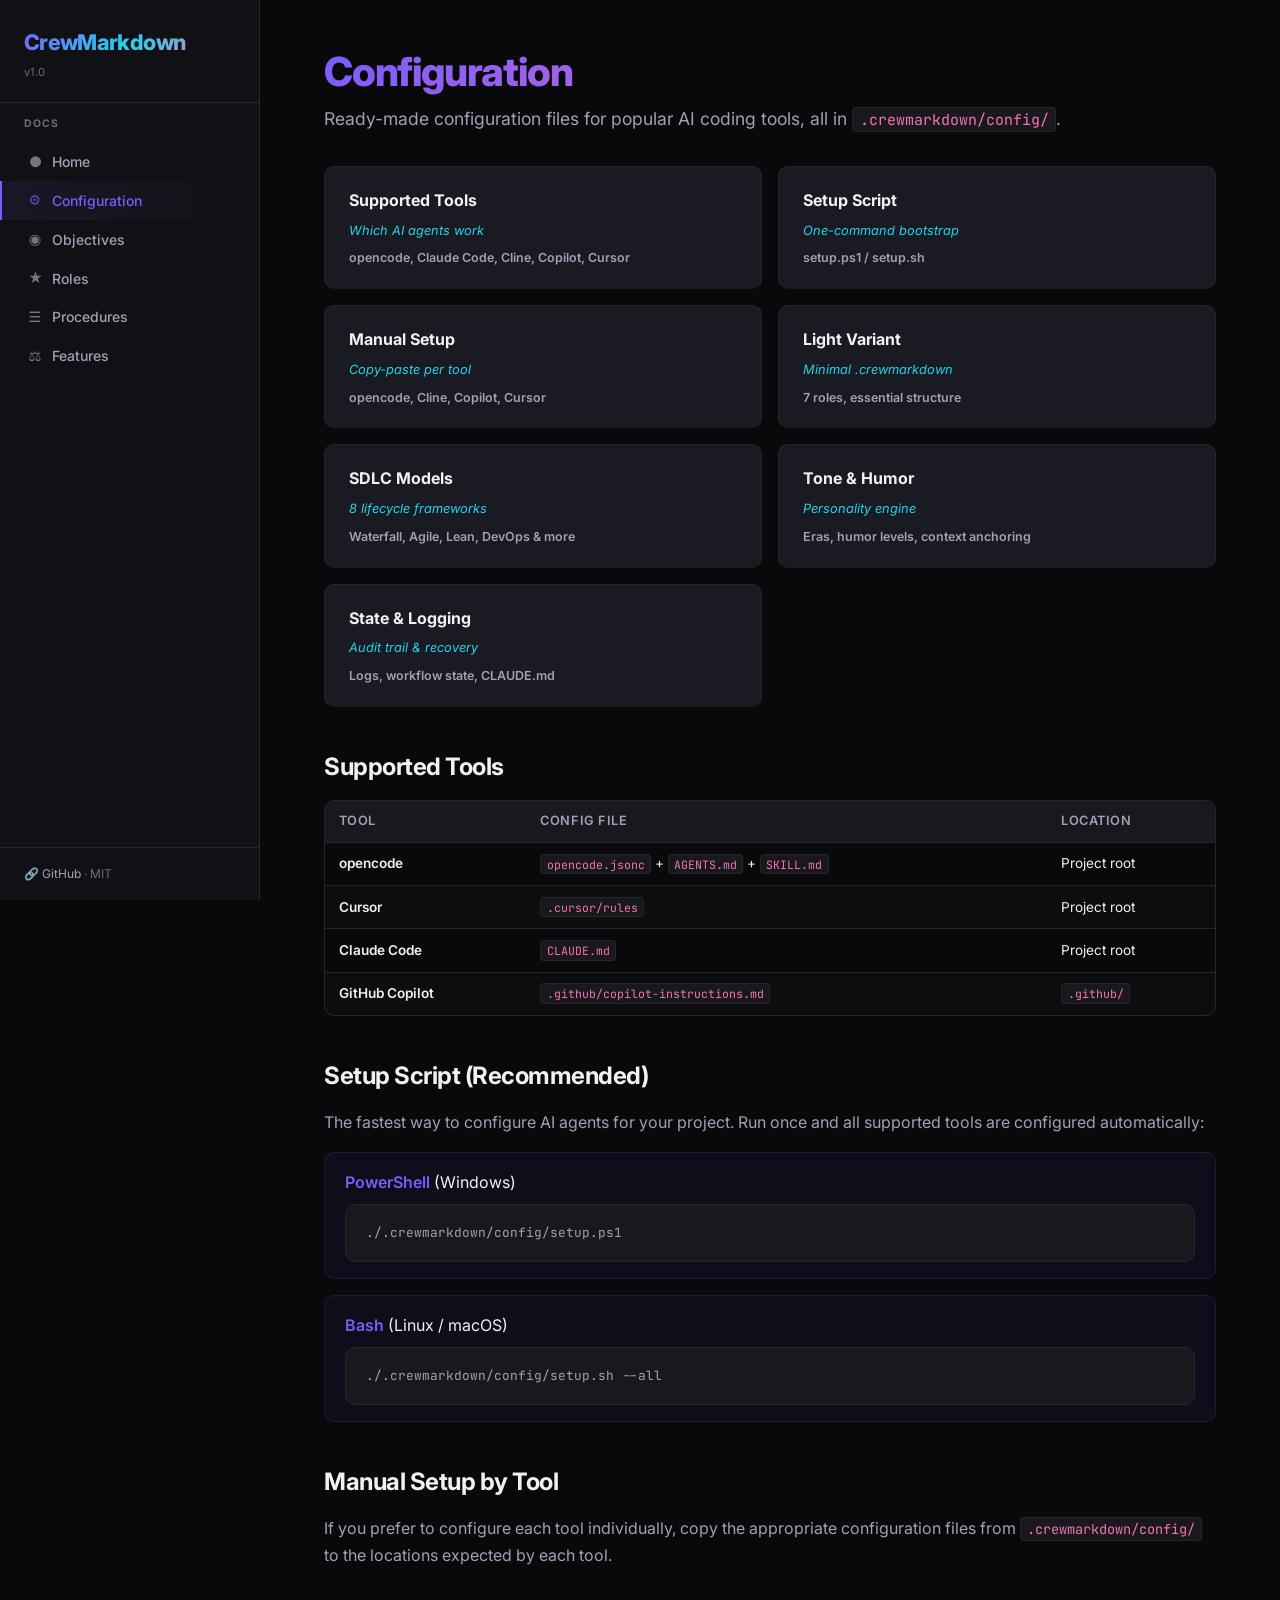
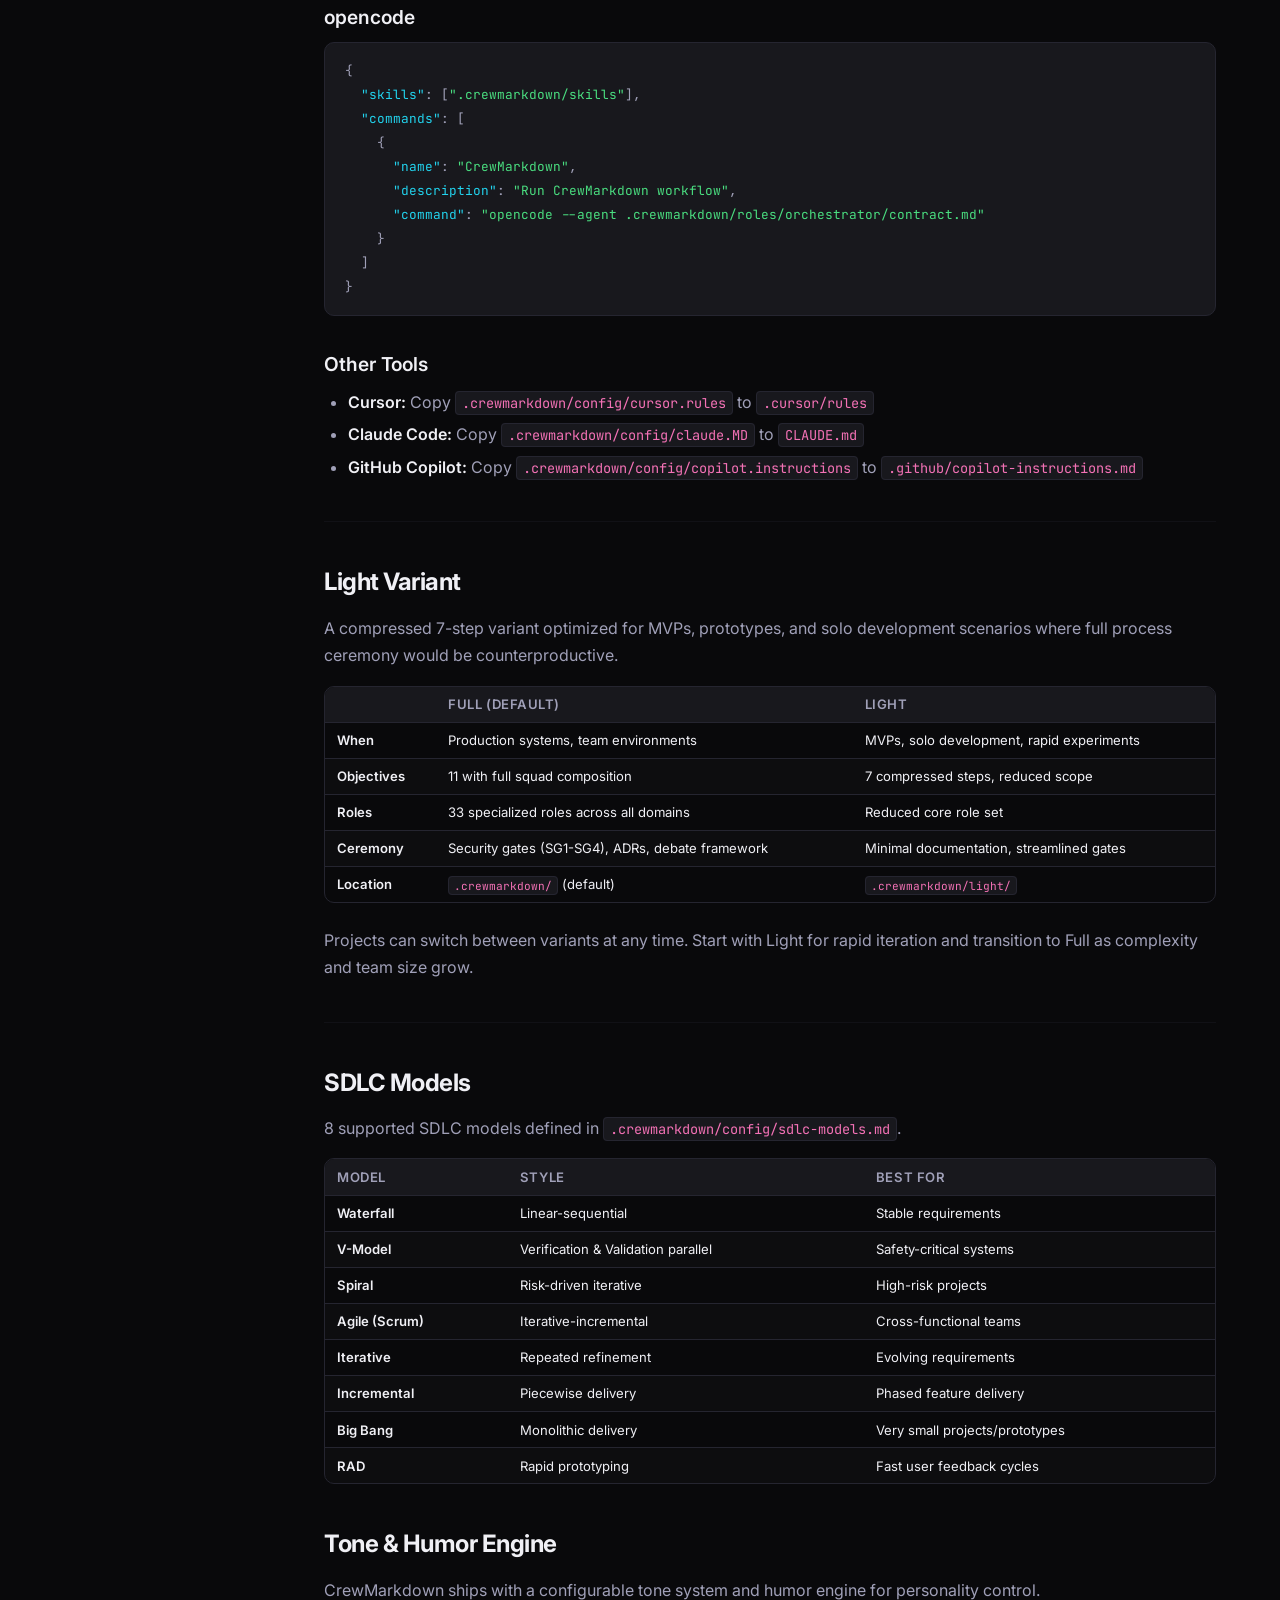
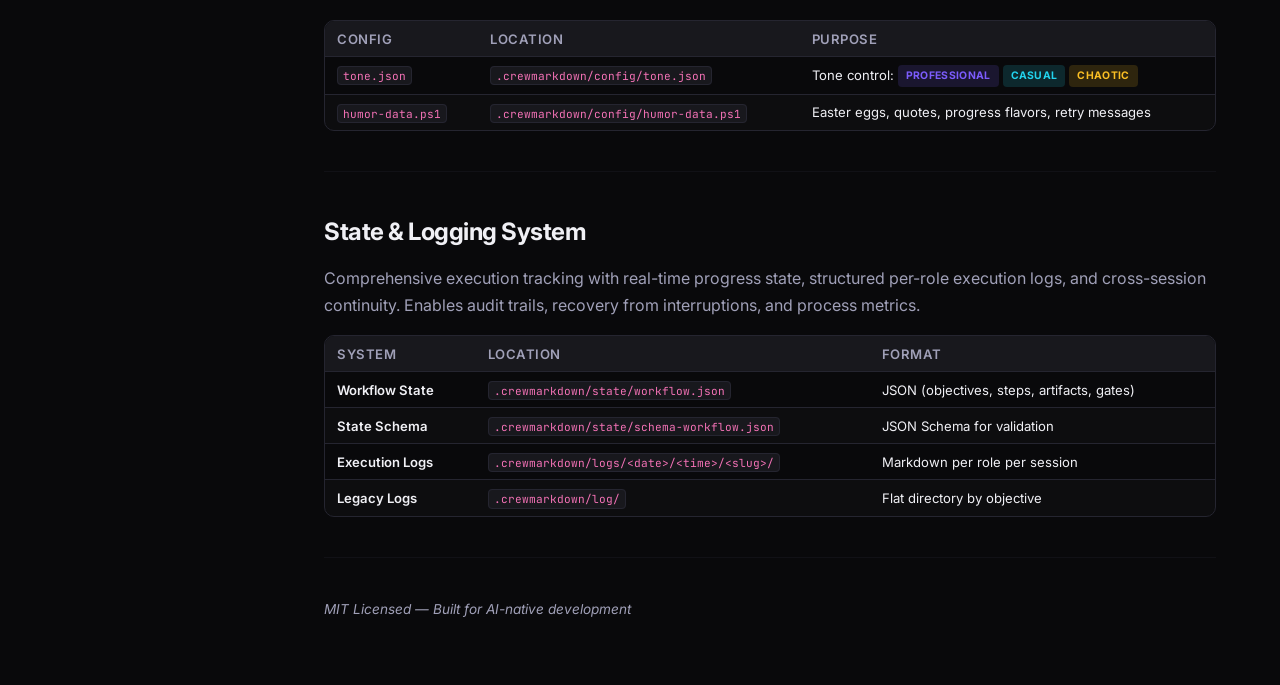
<file: docs/configuration.html>
<!DOCTYPE html>
<html lang="en">
<head>
<meta charset="UTF-8">
<meta name="viewport" content="width=device-width, initial-scale=1.0">
<title>CrewMarkdown Docs — Configuration</title>
<link rel="preconnect" href="https://fonts.googleapis.com">
<link rel="preconnect" href="https://fonts.gstatic.com" crossorigin>
<link href="https://fonts.googleapis.com/css2?family=Inter:wght@400;500;600;700;800&family=JetBrains+Mono:wght@400;500;700&display=swap" rel="stylesheet">
<link rel="stylesheet" href="css/style.css">
</head>
<body data-page="configuration">

<button class="menu-toggle" id="menuToggle" aria-label="Toggle menu">&#9776;</button>
<div class="sidebar-overlay" id="sidebarOverlay"></div>

<nav class="sidebar">
  <div class="sidebar-header">
    <div class="logo">CrewMarkdown</div>
    <span class="version">v1.0</span>
  </div>
  <div class="nav-section">Docs</div>
  <ul class="nav-list">
    <li><a href="index.html"><span class="nav-icon">&#9679;</span> Home</a></li>
    <li class="active"><a href="configuration.html"><span class="nav-icon">&#9881;</span> Configuration</a></li>
    <li><a href="objectives.html"><span class="nav-icon">&#9673;</span> Objectives</a></li>
    <li><a href="roles.html"><span class="nav-icon">&#9733;</span> Roles</a></li>
    <li><a href="procedures.html"><span class="nav-icon">&#9776;</span> Procedures</a></li>
    <li><a href="features.html"><span class="nav-icon">&#9878;</span> Features</a></li>
  </ul>
  <div class="sidebar-footer">
    <a href="https://github.com/ShaikhAryanBilal/CrewMarkdown" target="_blank">&#128279; GitHub</a>
    &middot; MIT
  </div>
</nav>

<main class="content">
  <h1>Configuration</h1>
  <p class="page-subtitle">Ready-made configuration files for popular AI coding tools, all in <code>.crewmarkdown/config/</code>.</p>

  <div class="role-grid">
    <a href="#supported-tools" class="role-card" style="text-decoration:none;color:inherit;cursor:pointer;">
      <div class="role-title">Supported Tools</div>
      <div class="role-superpower">Which AI agents work</div>
      <div class="role-produces"><strong>opencode, Claude Code, Cline, Copilot, Cursor</strong></div>
    </a>
    <a href="#setup-script" class="role-card" style="text-decoration:none;color:inherit;cursor:pointer;">
      <div class="role-title">Setup Script</div>
      <div class="role-superpower">One-command bootstrap</div>
      <div class="role-produces"><strong>setup.ps1 / setup.sh</strong></div>
    </a>
    <a href="#manual-setup" class="role-card" style="text-decoration:none;color:inherit;cursor:pointer;">
      <div class="role-title">Manual Setup</div>
      <div class="role-superpower">Copy-paste per tool</div>
      <div class="role-produces"><strong>opencode, Cline, Copilot, Cursor</strong></div>
    </a>
    <a href="#light-variant" class="role-card" style="text-decoration:none;color:inherit;cursor:pointer;">
      <div class="role-title">Light Variant</div>
      <div class="role-superpower">Minimal .crewmarkdown</div>
      <div class="role-produces"><strong>7 roles, essential structure</strong></div>
    </a>
    <a href="#sdlc-models" class="role-card" style="text-decoration:none;color:inherit;cursor:pointer;">
      <div class="role-title">SDLC Models</div>
      <div class="role-superpower">8 lifecycle frameworks</div>
      <div class="role-produces"><strong>Waterfall, Agile, Lean, DevOps &amp; more</strong></div>
    </a>
    <a href="#tone-humor" class="role-card" style="text-decoration:none;color:inherit;cursor:pointer;">
      <div class="role-title">Tone &amp; Humor</div>
      <div class="role-superpower">Personality engine</div>
      <div class="role-produces"><strong>Eras, humor levels, context anchoring</strong></div>
    </a>
    <a href="#state-logging" class="role-card" style="text-decoration:none;color:inherit;cursor:pointer;">
      <div class="role-title">State &amp; Logging</div>
      <div class="role-superpower">Audit trail &amp; recovery</div>
      <div class="role-produces"><strong>Logs, workflow state, CLAUDE.md</strong></div>
    </a>
  </div>

  <h2 id="supported-tools">Supported Tools</h2>
  <div class="table-wrap">
    <table>
      <thead>
        <tr>
          <th>Tool</th>
          <th>Config File</th>
          <th>Location</th>
        </tr>
      </thead>
      <tbody>
        <tr>
          <td><strong>opencode</strong></td>
          <td><code>opencode.jsonc</code> + <code>AGENTS.md</code> + <code>SKILL.md</code></td>
          <td>Project root</td>
        </tr>
        <tr>
          <td><strong>Cursor</strong></td>
          <td><code>.cursor/rules</code></td>
          <td>Project root</td>
        </tr>
        <tr>
          <td><strong>Claude Code</strong></td>
          <td><code>CLAUDE.md</code></td>
          <td>Project root</td>
        </tr>
        <tr>
          <td><strong>GitHub Copilot</strong></td>
          <td><code>.github/copilot-instructions.md</code></td>
          <td><code>.github/</code></td>
        </tr>
      </tbody>
    </table>
  </div>

  <h2 id="setup-script">Setup Script (Recommended)</h2>
  <p>The fastest way to configure AI agents for your project. Run once and all supported tools are configured automatically:</p>

  <div class="highlight-box">
    <strong>PowerShell</strong> (Windows)
    <pre style="margin-top:0.5rem;margin-bottom:0;"><code>./.crewmarkdown/config/setup.ps1</code></pre>
  </div>

  <div class="highlight-box">
    <strong>Bash</strong> (Linux / macOS)
    <pre style="margin-top:0.5rem;margin-bottom:0;"><code>./.crewmarkdown/config/setup.sh --all</code></pre>
  </div>

  <h2 id="manual-setup">Manual Setup by Tool</h2>

  <p>If you prefer to configure each tool individually, copy the appropriate configuration files from <code>.crewmarkdown/config/</code> to the locations expected by each tool.</p>

  <h3>opencode</h3>
  <pre><code>{
  <span style="color:var(--accent-cyan);">"skills"</span>: [<span style="color:var(--accent-green);">".crewmarkdown/skills"</span>],
  <span style="color:var(--accent-cyan);">"commands"</span>: [
    {
      <span style="color:var(--accent-cyan);">"name"</span>: <span style="color:var(--accent-green);">"CrewMarkdown"</span>,
      <span style="color:var(--accent-cyan);">"description"</span>: <span style="color:var(--accent-green);">"Run CrewMarkdown workflow"</span>,
      <span style="color:var(--accent-cyan);">"command"</span>: <span style="color:var(--accent-green);">"opencode --agent .crewmarkdown/roles/orchestrator/contract.md"</span>
    }
  ]
}</code></pre>

  <h3>Other Tools</h3>
  <ul>
    <li><strong>Cursor:</strong> Copy <code>.crewmarkdown/config/cursor.rules</code> to <code>.cursor/rules</code></li>
    <li><strong>Claude Code:</strong> Copy <code>.crewmarkdown/config/claude.MD</code> to <code>CLAUDE.md</code></li>
    <li><strong>GitHub Copilot:</strong> Copy <code>.crewmarkdown/config/copilot.instructions</code> to <code>.github/copilot-instructions.md</code></li>
  </ul>

  <hr class="section-divider">

  <h2 id="light-variant">Light Variant</h2>
  <p>A compressed 7-step variant optimized for MVPs, prototypes, and solo development scenarios where full process ceremony would be counterproductive.</p>

  <div class="table-wrap">
    <table class="compact-table">
      <thead>
        <tr>
          <th></th>
          <th>Full (Default)</th>
          <th>Light</th>
        </tr>
      </thead>
      <tbody>
        <tr>
          <td><strong>When</strong></td>
          <td>Production systems, team environments</td>
          <td>MVPs, solo development, rapid experiments</td>
        </tr>
        <tr>
          <td><strong>Objectives</strong></td>
          <td>11 with full squad composition</td>
          <td>7 compressed steps, reduced scope</td>
        </tr>
        <tr>
          <td><strong>Roles</strong></td>
          <td>33 specialized roles across all domains</td>
          <td>Reduced core role set</td>
        </tr>
        <tr>
          <td><strong>Ceremony</strong></td>
          <td>Security gates (SG1-SG4), ADRs, debate framework</td>
          <td>Minimal documentation, streamlined gates</td>
        </tr>
        <tr>
          <td><strong>Location</strong></td>
          <td><code>.crewmarkdown/</code> (default)</td>
          <td><code>.crewmarkdown/light/</code></td>
        </tr>
      </tbody>
    </table>
  </div>

  <p>Projects can switch between variants at any time. Start with Light for rapid iteration and transition to Full as complexity and team size grow.</p>

  <hr class="section-divider">

  <h2 id="sdlc-models">SDLC Models</h2>
  <p>8 supported SDLC models defined in <code>.crewmarkdown/config/sdlc-models.md</code>.</p>

  <div class="table-wrap">
    <table class="compact-table">
      <thead>
        <tr>
          <th>Model</th>
          <th>Style</th>
          <th>Best For</th>
        </tr>
      </thead>
      <tbody>
        <tr><td><strong>Waterfall</strong></td><td>Linear-sequential</td><td>Stable requirements</td></tr>
        <tr><td><strong>V-Model</strong></td><td>Verification &amp; Validation parallel</td><td>Safety-critical systems</td></tr>
        <tr><td><strong>Spiral</strong></td><td>Risk-driven iterative</td><td>High-risk projects</td></tr>
        <tr><td><strong>Agile (Scrum)</strong></td><td>Iterative-incremental</td><td>Cross-functional teams</td></tr>
        <tr><td><strong>Iterative</strong></td><td>Repeated refinement</td><td>Evolving requirements</td></tr>
        <tr><td><strong>Incremental</strong></td><td>Piecewise delivery</td><td>Phased feature delivery</td></tr>
        <tr><td><strong>Big Bang</strong></td><td>Monolithic delivery</td><td>Very small projects/prototypes</td></tr>
        <tr><td><strong>RAD</strong></td><td>Rapid prototyping</td><td>Fast user feedback cycles</td></tr>
      </tbody>
    </table>
  </div>

  <h2 id="tone-humor">Tone &amp; Humor Engine</h2>
  <p>CrewMarkdown ships with a configurable tone system and humor engine for personality control.</p>

  <div class="table-wrap">
    <table class="compact-table">
      <thead>
        <tr>
          <th>Config</th>
          <th>Location</th>
          <th>Purpose</th>
        </tr>
      </thead>
      <tbody>
        <tr>
          <td><code>tone.json</code></td>
          <td><code>.crewmarkdown/config/tone.json</code></td>
          <td>Tone control: <span class="tag tag-purple">professional</span> <span class="tag tag-cyan">casual</span> <span class="tag tag-amber">chaotic</span></td>
        </tr>
        <tr>
          <td><code>humor-data.ps1</code></td>
          <td><code>.crewmarkdown/config/humor-data.ps1</code></td>
          <td>Easter eggs, quotes, progress flavors, retry messages</td>
        </tr>
      </tbody>
    </table>
  </div>

  <hr class="section-divider">

  <h2 id="state-logging">State &amp; Logging System</h2>
  <p>Comprehensive execution tracking with real-time progress state, structured per-role execution logs, and cross-session continuity. Enables audit trails, recovery from interruptions, and process metrics.</p>

  <div class="table-wrap">
    <table class="compact-table">
      <thead>
        <tr>
          <th>System</th>
          <th>Location</th>
          <th>Format</th>
        </tr>
      </thead>
      <tbody>
        <tr>
          <td><strong>Workflow State</strong></td>
          <td><code>.crewmarkdown/state/workflow.json</code></td>
          <td>JSON (objectives, steps, artifacts, gates)</td>
        </tr>
        <tr>
          <td><strong>State Schema</strong></td>
          <td><code>.crewmarkdown/state/schema-workflow.json</code></td>
          <td>JSON Schema for validation</td>
        </tr>
        <tr>
          <td><strong>Execution Logs</strong></td>
          <td><code>.crewmarkdown/logs/&lt;date&gt;/&lt;time&gt;/&lt;slug&gt;/</code></td>
          <td>Markdown per role per session</td>
        </tr>
        <tr>
          <td><strong>Legacy Logs</strong></td>
          <td><code>.crewmarkdown/log/</code></td>
          <td>Flat directory by objective</td>
        </tr>
      </tbody>
    </table>
  </div>

  <hr class="section-divider">

  <p class="text-muted text-sm"><em>MIT Licensed &mdash; Built for AI-native development</em></p>

</main>

<script src="js/main.js"></script>
</body>
</html>
</file>
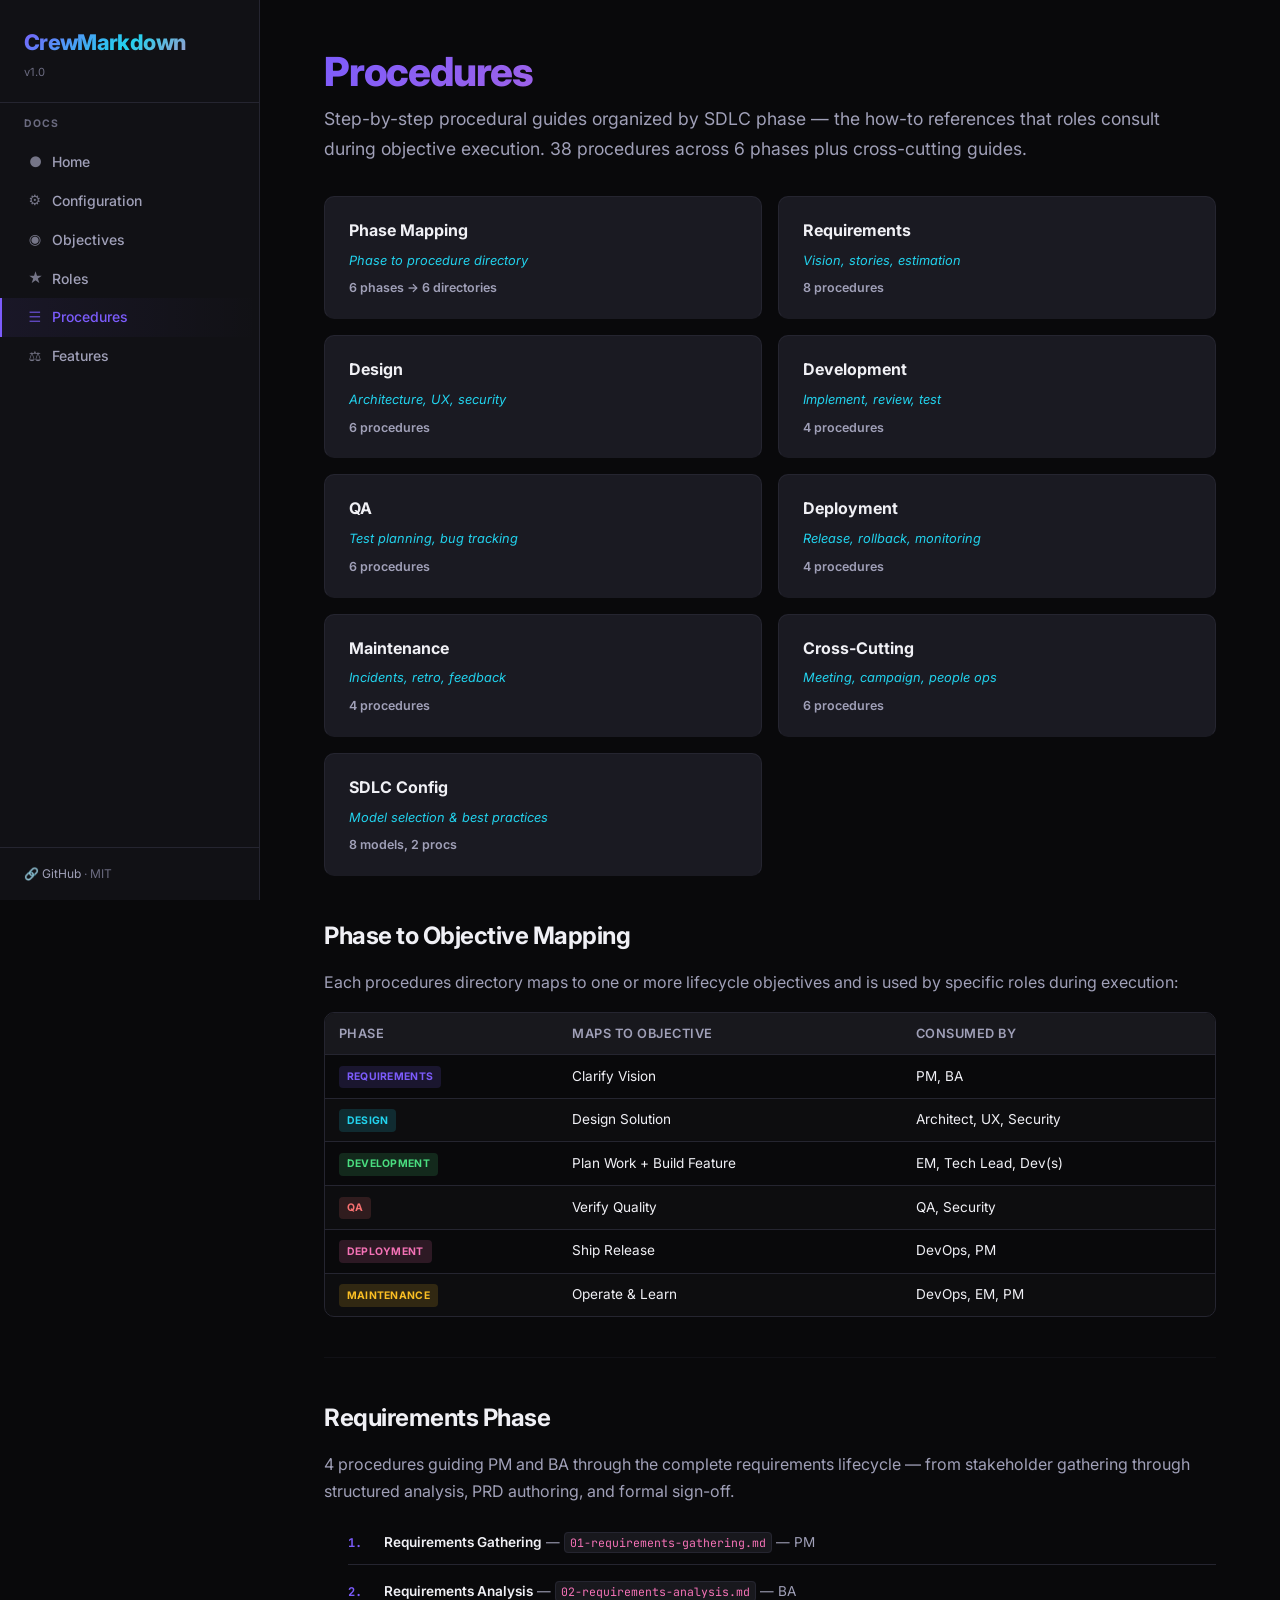
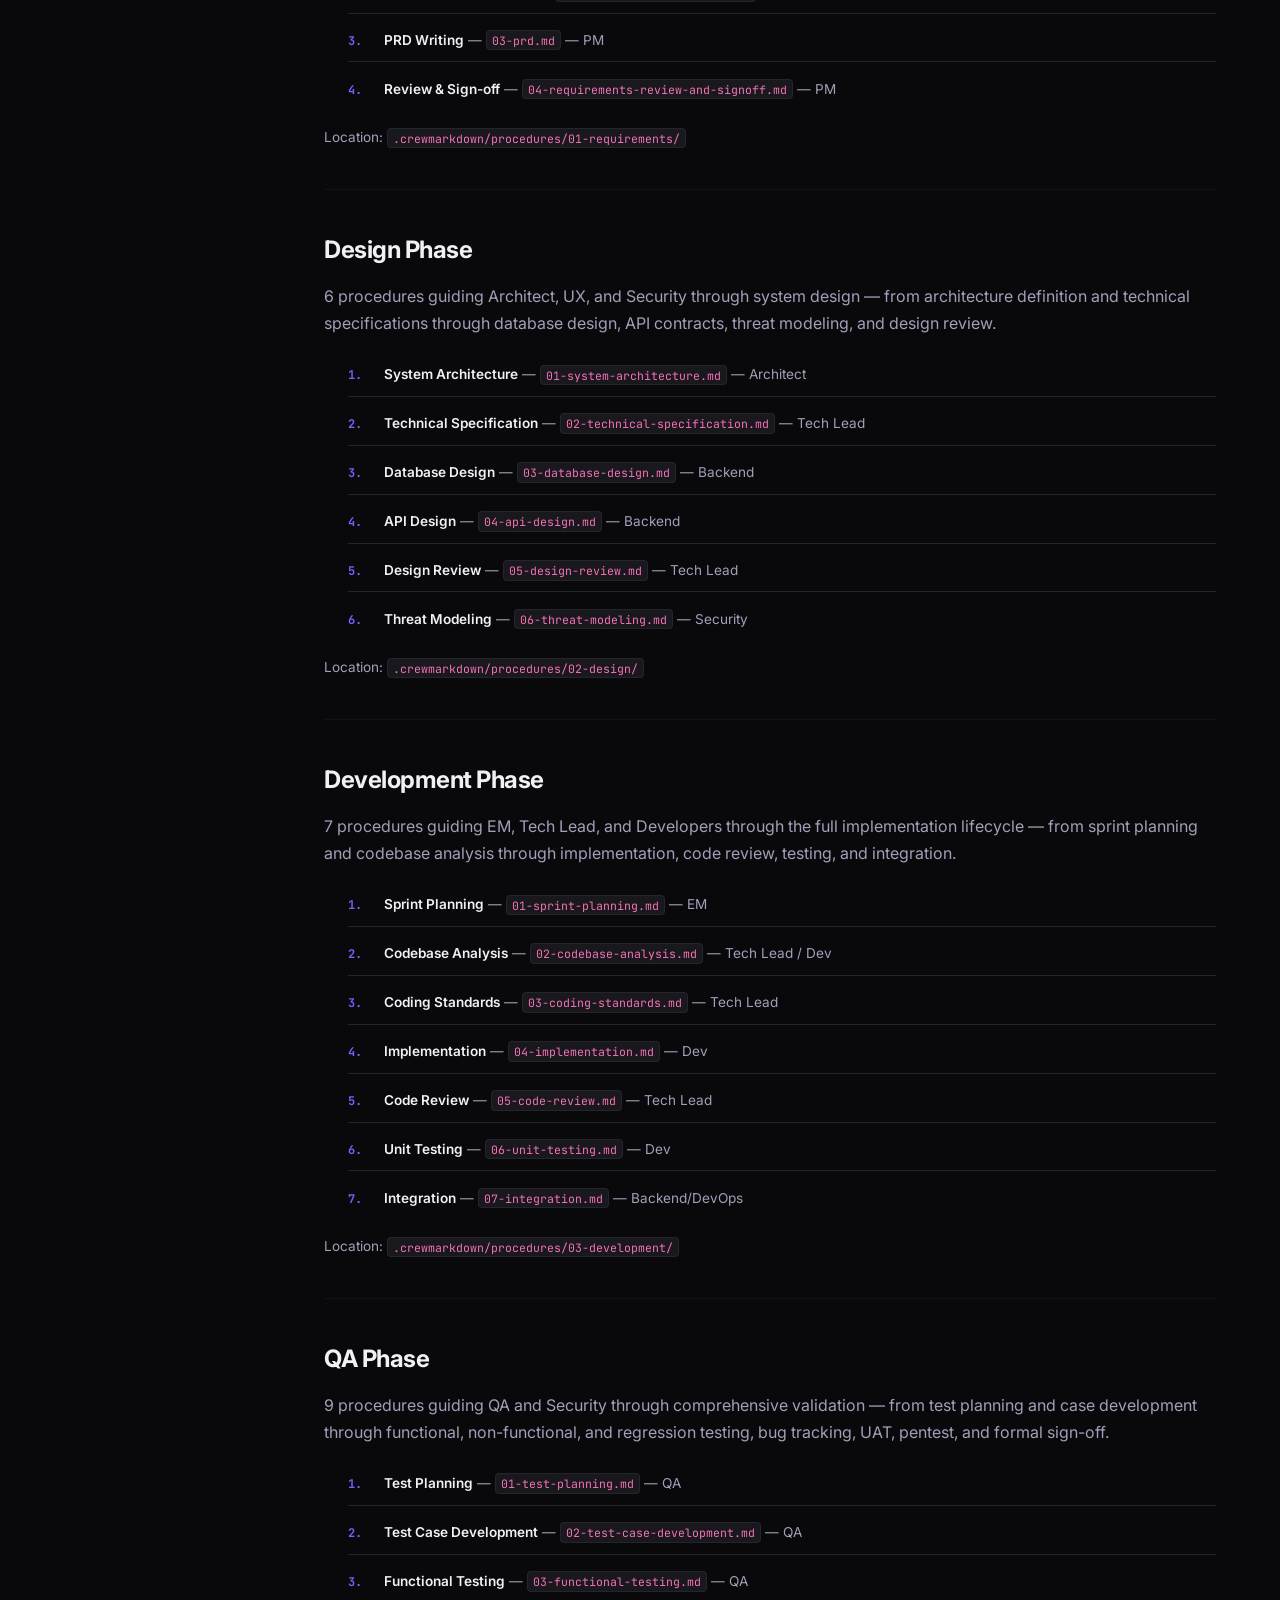
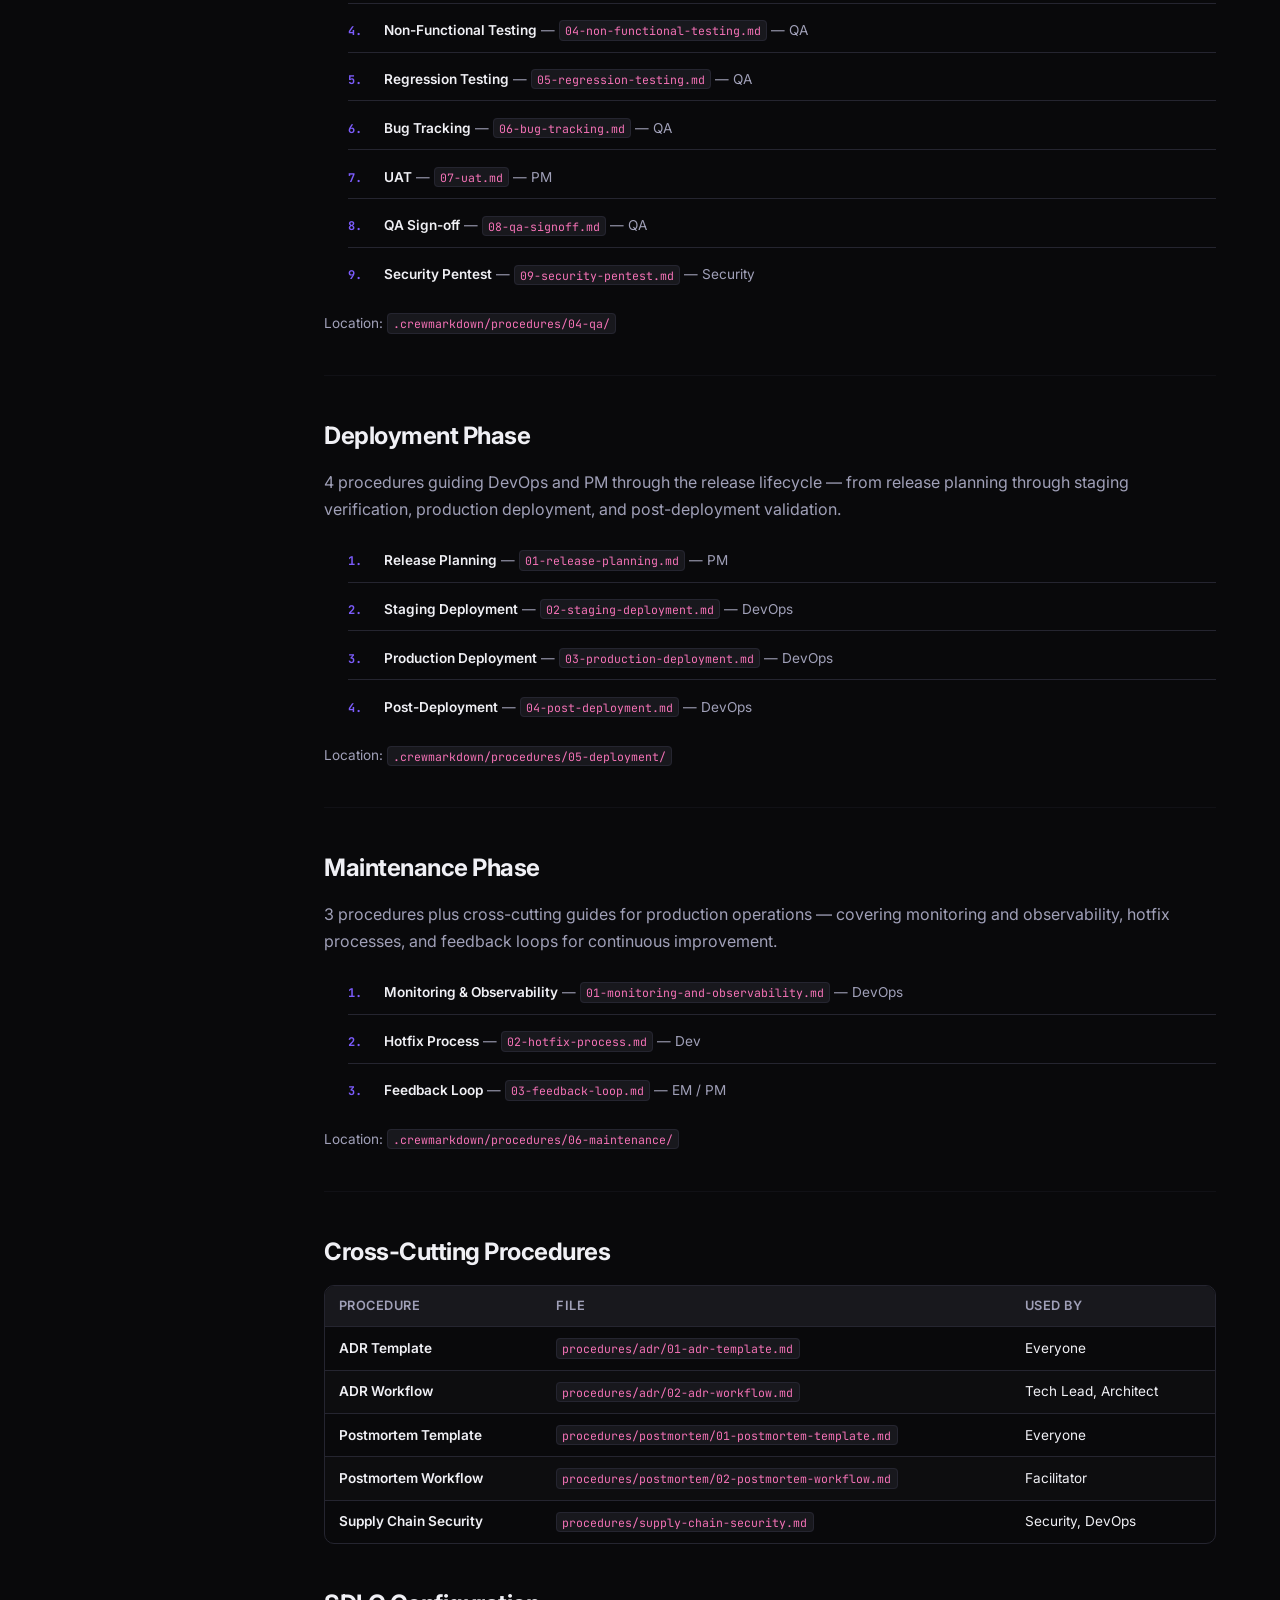
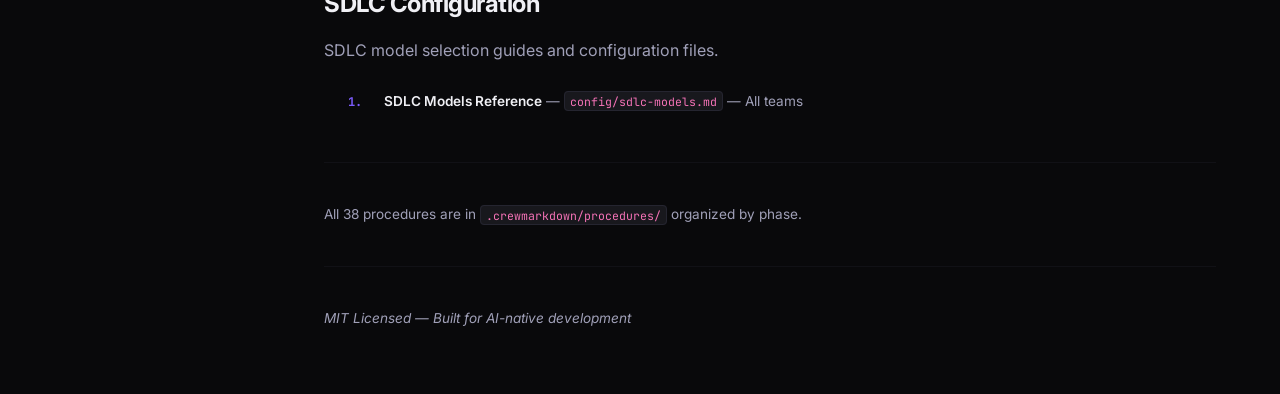
<file: docs/procedures.html>
<!DOCTYPE html>
<html lang="en">
<head>
<meta charset="UTF-8">
<meta name="viewport" content="width=device-width, initial-scale=1.0">
<title>CrewMarkdown Docs — Procedures</title>
<link rel="preconnect" href="https://fonts.googleapis.com">
<link rel="preconnect" href="https://fonts.gstatic.com" crossorigin>
<link href="https://fonts.googleapis.com/css2?family=Inter:wght@400;500;600;700;800&family=JetBrains+Mono:wght@400;500;700&display=swap" rel="stylesheet">
<link rel="stylesheet" href="css/style.css">
</head>
<body data-page="procedures">

<button class="menu-toggle" id="menuToggle" aria-label="Toggle menu">&#9776;</button>
<div class="sidebar-overlay" id="sidebarOverlay"></div>

<nav class="sidebar">
  <div class="sidebar-header">
    <div class="logo">CrewMarkdown</div>
    <span class="version">v1.0</span>
  </div>
  <div class="nav-section">Docs</div>
  <ul class="nav-list">
    <li><a href="index.html"><span class="nav-icon">&#9679;</span> Home</a></li>
    <li><a href="configuration.html"><span class="nav-icon">&#9881;</span> Configuration</a></li>
    <li><a href="objectives.html"><span class="nav-icon">&#9673;</span> Objectives</a></li>
    <li><a href="roles.html"><span class="nav-icon">&#9733;</span> Roles</a></li>
    <li class="active"><a href="procedures.html"><span class="nav-icon">&#9776;</span> Procedures</a></li>
    <li><a href="features.html"><span class="nav-icon">&#9878;</span> Features</a></li>
  </ul>
  <div class="sidebar-footer">
    <a href="https://github.com/ShaikhAryanBilal/CrewMarkdown" target="_blank">&#128279; GitHub</a>
    &middot; MIT
  </div>
</nav>

<main class="content">
  <h1>Procedures</h1>
  <p class="page-subtitle">Step-by-step procedural guides organized by SDLC phase &mdash; the how-to references that roles consult during objective execution. 38 procedures across 6 phases plus cross-cutting guides.</p>

  <div class="role-grid">
    <a href="#phase-mapping" class="role-card" style="text-decoration:none;color:inherit;cursor:pointer;">
      <div class="role-title">Phase Mapping</div>
      <div class="role-superpower">Phase to procedure directory</div>
      <div class="role-produces"><strong>6 phases &rarr; 6 directories</strong></div>
    </a>
    <a href="#requirements" class="role-card" style="text-decoration:none;color:inherit;cursor:pointer;">
      <div class="role-title">Requirements</div>
      <div class="role-superpower">Vision, stories, estimation</div>
      <div class="role-produces"><strong>8 procedures</strong></div>
    </a>
    <a href="#design" class="role-card" style="text-decoration:none;color:inherit;cursor:pointer;">
      <div class="role-title">Design</div>
      <div class="role-superpower">Architecture, UX, security</div>
      <div class="role-produces"><strong>6 procedures</strong></div>
    </a>
    <a href="#development" class="role-card" style="text-decoration:none;color:inherit;cursor:pointer;">
      <div class="role-title">Development</div>
      <div class="role-superpower">Implement, review, test</div>
      <div class="role-produces"><strong>4 procedures</strong></div>
    </a>
    <a href="#qa" class="role-card" style="text-decoration:none;color:inherit;cursor:pointer;">
      <div class="role-title">QA</div>
      <div class="role-superpower">Test planning, bug tracking</div>
      <div class="role-produces"><strong>6 procedures</strong></div>
    </a>
    <a href="#deployment" class="role-card" style="text-decoration:none;color:inherit;cursor:pointer;">
      <div class="role-title">Deployment</div>
      <div class="role-superpower">Release, rollback, monitoring</div>
      <div class="role-produces"><strong>4 procedures</strong></div>
    </a>
    <a href="#maintenance" class="role-card" style="text-decoration:none;color:inherit;cursor:pointer;">
      <div class="role-title">Maintenance</div>
      <div class="role-superpower">Incidents, retro, feedback</div>
      <div class="role-produces"><strong>4 procedures</strong></div>
    </a>
    <a href="#cross-cutting" class="role-card" style="text-decoration:none;color:inherit;cursor:pointer;">
      <div class="role-title">Cross-Cutting</div>
      <div class="role-superpower">Meeting, campaign, people ops</div>
      <div class="role-produces"><strong>6 procedures</strong></div>
    </a>
    <a href="#sdlc-config" class="role-card" style="text-decoration:none;color:inherit;cursor:pointer;">
      <div class="role-title">SDLC Config</div>
      <div class="role-superpower">Model selection &amp; best practices</div>
      <div class="role-produces"><strong>8 models, 2 procs</strong></div>
    </a>
  </div>

  <h2 id="phase-mapping">Phase to Objective Mapping</h2>
  <p>Each procedures directory maps to one or more lifecycle objectives and is used by specific roles during execution:</p>
  <div class="table-wrap">
    <table>
      <thead>
        <tr>
          <th>Phase</th>
          <th>Maps To Objective</th>
          <th>Consumed By</th>
        </tr>
      </thead>
      <tbody>
        <tr>
          <td><span class="tag tag-purple">Requirements</span></td>
          <td>Clarify Vision</td>
          <td>PM, BA</td>
        </tr>
        <tr>
          <td><span class="tag tag-cyan">Design</span></td>
          <td>Design Solution</td>
          <td>Architect, UX, Security</td>
        </tr>
        <tr>
          <td><span class="tag tag-green">Development</span></td>
          <td>Plan Work + Build Feature</td>
          <td>EM, Tech Lead, Dev(s)</td>
        </tr>
        <tr>
          <td><span class="tag tag-red">QA</span></td>
          <td>Verify Quality</td>
          <td>QA, Security</td>
        </tr>
        <tr>
          <td><span class="tag tag-pink">Deployment</span></td>
          <td>Ship Release</td>
          <td>DevOps, PM</td>
        </tr>
        <tr>
          <td><span class="tag tag-amber">Maintenance</span></td>
          <td>Operate &amp; Learn</td>
          <td>DevOps, EM, PM</td>
        </tr>
      </tbody>
    </table>
  </div>

  <hr class="section-divider">

  <h2 id="requirements">Requirements Phase</h2>
  <p>4 procedures guiding PM and BA through the complete requirements lifecycle &mdash; from stakeholder gathering through structured analysis, PRD authoring, and formal sign-off.</p>

  <ul class="step-list">
    <li><span class="step-num">1.</span><span class="step-content"><strong>Requirements Gathering</strong> &mdash; <code>01-requirements-gathering.md</code> &mdash; PM</span></li>
    <li><span class="step-num">2.</span><span class="step-content"><strong>Requirements Analysis</strong> &mdash; <code>02-requirements-analysis.md</code> &mdash; BA</span></li>
    <li><span class="step-num">3.</span><span class="step-content"><strong>PRD Writing</strong> &mdash; <code>03-prd.md</code> &mdash; PM</span></li>
    <li><span class="step-num">4.</span><span class="step-content"><strong>Review &amp; Sign-off</strong> &mdash; <code>04-requirements-review-and-signoff.md</code> &mdash; PM</span></li>
  </ul>
  <p class="text-muted text-sm">Location: <code>.crewmarkdown/procedures/01-requirements/</code></p>

  <hr class="section-divider">

  <h2 id="design">Design Phase</h2>
  <p>6 procedures guiding Architect, UX, and Security through system design &mdash; from architecture definition and technical specifications through database design, API contracts, threat modeling, and design review.</p>

  <ul class="step-list">
    <li><span class="step-num">1.</span><span class="step-content"><strong>System Architecture</strong> &mdash; <code>01-system-architecture.md</code> &mdash; Architect</span></li>
    <li><span class="step-num">2.</span><span class="step-content"><strong>Technical Specification</strong> &mdash; <code>02-technical-specification.md</code> &mdash; Tech Lead</span></li>
    <li><span class="step-num">3.</span><span class="step-content"><strong>Database Design</strong> &mdash; <code>03-database-design.md</code> &mdash; Backend</span></li>
    <li><span class="step-num">4.</span><span class="step-content"><strong>API Design</strong> &mdash; <code>04-api-design.md</code> &mdash; Backend</span></li>
    <li><span class="step-num">5.</span><span class="step-content"><strong>Design Review</strong> &mdash; <code>05-design-review.md</code> &mdash; Tech Lead</span></li>
    <li><span class="step-num">6.</span><span class="step-content"><strong>Threat Modeling</strong> &mdash; <code>06-threat-modeling.md</code> &mdash; Security</span></li>
  </ul>
  <p class="text-muted text-sm">Location: <code>.crewmarkdown/procedures/02-design/</code></p>

  <hr class="section-divider">

  <h2 id="development">Development Phase</h2>
  <p>7 procedures guiding EM, Tech Lead, and Developers through the full implementation lifecycle &mdash; from sprint planning and codebase analysis through implementation, code review, testing, and integration.</p>

  <ul class="step-list">
    <li><span class="step-num">1.</span><span class="step-content"><strong>Sprint Planning</strong> &mdash; <code>01-sprint-planning.md</code> &mdash; EM</span></li>
    <li><span class="step-num">2.</span><span class="step-content"><strong>Codebase Analysis</strong> &mdash; <code>02-codebase-analysis.md</code> &mdash; Tech Lead / Dev</span></li>
    <li><span class="step-num">3.</span><span class="step-content"><strong>Coding Standards</strong> &mdash; <code>03-coding-standards.md</code> &mdash; Tech Lead</span></li>
    <li><span class="step-num">4.</span><span class="step-content"><strong>Implementation</strong> &mdash; <code>04-implementation.md</code> &mdash; Dev</span></li>
    <li><span class="step-num">5.</span><span class="step-content"><strong>Code Review</strong> &mdash; <code>05-code-review.md</code> &mdash; Tech Lead</span></li>
    <li><span class="step-num">6.</span><span class="step-content"><strong>Unit Testing</strong> &mdash; <code>06-unit-testing.md</code> &mdash; Dev</span></li>
    <li><span class="step-num">7.</span><span class="step-content"><strong>Integration</strong> &mdash; <code>07-integration.md</code> &mdash; Backend/DevOps</span></li>
  </ul>
  <p class="text-muted text-sm">Location: <code>.crewmarkdown/procedures/03-development/</code></p>

  <hr class="section-divider">

  <h2 id="qa">QA Phase</h2>
  <p>9 procedures guiding QA and Security through comprehensive validation &mdash; from test planning and case development through functional, non-functional, and regression testing, bug tracking, UAT, pentest, and formal sign-off.</p>

  <ul class="step-list">
    <li><span class="step-num">1.</span><span class="step-content"><strong>Test Planning</strong> &mdash; <code>01-test-planning.md</code> &mdash; QA</span></li>
    <li><span class="step-num">2.</span><span class="step-content"><strong>Test Case Development</strong> &mdash; <code>02-test-case-development.md</code> &mdash; QA</span></li>
    <li><span class="step-num">3.</span><span class="step-content"><strong>Functional Testing</strong> &mdash; <code>03-functional-testing.md</code> &mdash; QA</span></li>
    <li><span class="step-num">4.</span><span class="step-content"><strong>Non-Functional Testing</strong> &mdash; <code>04-non-functional-testing.md</code> &mdash; QA</span></li>
    <li><span class="step-num">5.</span><span class="step-content"><strong>Regression Testing</strong> &mdash; <code>05-regression-testing.md</code> &mdash; QA</span></li>
    <li><span class="step-num">6.</span><span class="step-content"><strong>Bug Tracking</strong> &mdash; <code>06-bug-tracking.md</code> &mdash; QA</span></li>
    <li><span class="step-num">7.</span><span class="step-content"><strong>UAT</strong> &mdash; <code>07-uat.md</code> &mdash; PM</span></li>
    <li><span class="step-num">8.</span><span class="step-content"><strong>QA Sign-off</strong> &mdash; <code>08-qa-signoff.md</code> &mdash; QA</span></li>
    <li><span class="step-num">9.</span><span class="step-content"><strong>Security Pentest</strong> &mdash; <code>09-security-pentest.md</code> &mdash; Security</span></li>
  </ul>
  <p class="text-muted text-sm">Location: <code>.crewmarkdown/procedures/04-qa/</code></p>

  <hr class="section-divider">

  <h2 id="deployment">Deployment Phase</h2>
  <p>4 procedures guiding DevOps and PM through the release lifecycle &mdash; from release planning through staging verification, production deployment, and post-deployment validation.</p>

  <ul class="step-list">
    <li><span class="step-num">1.</span><span class="step-content"><strong>Release Planning</strong> &mdash; <code>01-release-planning.md</code> &mdash; PM</span></li>
    <li><span class="step-num">2.</span><span class="step-content"><strong>Staging Deployment</strong> &mdash; <code>02-staging-deployment.md</code> &mdash; DevOps</span></li>
    <li><span class="step-num">3.</span><span class="step-content"><strong>Production Deployment</strong> &mdash; <code>03-production-deployment.md</code> &mdash; DevOps</span></li>
    <li><span class="step-num">4.</span><span class="step-content"><strong>Post-Deployment</strong> &mdash; <code>04-post-deployment.md</code> &mdash; DevOps</span></li>
  </ul>
  <p class="text-muted text-sm">Location: <code>.crewmarkdown/procedures/05-deployment/</code></p>

  <hr class="section-divider">

  <h2 id="maintenance">Maintenance Phase</h2>
  <p>3 procedures plus cross-cutting guides for production operations &mdash; covering monitoring and observability, hotfix processes, and feedback loops for continuous improvement.</p>

  <ul class="step-list">
    <li><span class="step-num">1.</span><span class="step-content"><strong>Monitoring &amp; Observability</strong> &mdash; <code>01-monitoring-and-observability.md</code> &mdash; DevOps</span></li>
    <li><span class="step-num">2.</span><span class="step-content"><strong>Hotfix Process</strong> &mdash; <code>02-hotfix-process.md</code> &mdash; Dev</span></li>
    <li><span class="step-num">3.</span><span class="step-content"><strong>Feedback Loop</strong> &mdash; <code>03-feedback-loop.md</code> &mdash; EM / PM</span></li>
  </ul>
  <p class="text-muted text-sm">Location: <code>.crewmarkdown/procedures/06-maintenance/</code></p>

  <hr class="section-divider">

  <h2 id="cross-cutting">Cross-Cutting Procedures</h2>
  <div class="table-wrap">
    <table>
      <thead>
        <tr>
          <th>Procedure</th>
          <th>File</th>
          <th>Used By</th>
        </tr>
      </thead>
      <tbody>
        <tr>
          <td><strong>ADR Template</strong></td>
          <td><code>procedures/adr/01-adr-template.md</code></td>
          <td>Everyone</td>
        </tr>
        <tr>
          <td><strong>ADR Workflow</strong></td>
          <td><code>procedures/adr/02-adr-workflow.md</code></td>
          <td>Tech Lead, Architect</td>
        </tr>
        <tr>
          <td><strong>Postmortem Template</strong></td>
          <td><code>procedures/postmortem/01-postmortem-template.md</code></td>
          <td>Everyone</td>
        </tr>
        <tr>
          <td><strong>Postmortem Workflow</strong></td>
          <td><code>procedures/postmortem/02-postmortem-workflow.md</code></td>
          <td>Facilitator</td>
        </tr>
        <tr>
          <td><strong>Supply Chain Security</strong></td>
          <td><code>procedures/supply-chain-security.md</code></td>
          <td>Security, DevOps</td>
        </tr>
      </tbody>
    </table>
  </div>

  <h2 id="sdlc-config">SDLC Configuration</h2>
  <p>SDLC model selection guides and configuration files.</p>

  <ul class="step-list">
    <li><span class="step-num">1.</span><span class="step-content"><strong>SDLC Models Reference</strong> &mdash; <code>config/sdlc-models.md</code> &mdash; All teams</span></li>
  </ul>

  <hr class="section-divider">

  <p class="text-muted text-sm">All 38 procedures are in <code>.crewmarkdown/procedures/</code> organized by phase.</p>

  <hr class="section-divider">

  <p class="text-muted text-sm"><em>MIT Licensed &mdash; Built for AI-native development</em></p>

</main>

<script src="js/main.js"></script>
</body>
</html>
</file>
<file: docs/css/style.css>
/* ── CrewMarkdown Docs — Dark Aesthetic ── */
:root {
  --bg-primary: #09090b;
  --bg-secondary: #111115;
  --bg-tertiary: #18181d;
  --bg-elevated: #1a1a22;
  --border: #252530;
  --border-hover: #353545;
  --text-primary: #f0f0f5;
  --text-secondary: #a0a0b8;
  --text-muted: #6b6b80;
  --accent-purple: #7c5cfc;
  --accent-pink: #f472b6;
  --accent-cyan: #22d3ee;
  --accent-green: #4ade80;
  --accent-amber: #fbbf24;
  --accent-red: #f87171;
  --gradient-primary: linear-gradient(135deg, #7c5cfc, #f472b6);
  --gradiant-hero: linear-gradient(135deg, #7c5cfc 0%, #22d3ee 50%, #f472b6 100%);
  --glow-purple: 0 0 40px rgba(124, 92, 252, 0.15);
  --glow-pink: 0 0 40px rgba(244, 114, 182, 0.15);
  --radius-sm: 6px;
  --radius-md: 10px;
  --radius-lg: 16px;
  --radius-xl: 20px;
  --sidebar-width: 260px;
  --font-sans: 'Inter', -apple-system, BlinkMacSystemFont, 'Segoe UI', system-ui, sans-serif;
  --font-mono: 'JetBrains Mono', 'SFMono-Regular', Consolas, 'Liberation Mono', monospace;
}

*, *::before, *::after { box-sizing: border-box; margin: 0; padding: 0; }

html {
  font-size: 16px;
  scroll-behavior: smooth;
}

body {
  font-family: var(--font-sans);
  background: var(--bg-primary);
  color: var(--text-primary);
  line-height: 1.7;
  display: flex;
  min-height: 100vh;
}

::selection { background: rgba(124, 92, 252, 0.3); color: #fff; }

/* ── Scrollbar ── */
::-webkit-scrollbar { width: 8px; }
::-webkit-scrollbar-track { background: var(--bg-primary); }
::-webkit-scrollbar-thumb { background: var(--border); border-radius: 4px; }
::-webkit-scrollbar-thumb:hover { background: var(--border-hover); }

/* ── Sidebar ── */
.sidebar {
  width: var(--sidebar-width);
  background: var(--bg-secondary);
  border-right: 1px solid var(--border);
  padding: 0;
  position: fixed;
  top: 0;
  left: 0;
  bottom: 0;
  overflow-y: auto;
  flex-shrink: 0;
  z-index: 100;
  display: flex;
  flex-direction: column;
}

.sidebar-header {
  padding: 1.5rem 1.5rem 1.25rem;
  border-bottom: 1px solid var(--border);
}

.sidebar-header .logo {
  font-size: 1.35rem;
  font-weight: 800;
  letter-spacing: -0.03em;
  background: var(--gradiant-hero);
  -webkit-background-clip: text;
  -webkit-text-fill-color: transparent;
  background-clip: text;
}

.sidebar-header .version {
  font-size: 0.7rem;
  color: var(--text-muted);
  display: block;
  margin-top: 0.15rem;
  -webkit-text-fill-color: var(--text-muted);
}

.sidebar .nav-section {
  padding: 0.75rem 1.5rem 0.35rem;
  font-size: 0.65rem;
  font-weight: 700;
  text-transform: uppercase;
  letter-spacing: 0.1em;
  color: var(--text-muted);
}

.sidebar .nav-list {
  list-style: none;
  padding: 0.25rem 0;
}

.sidebar .nav-list li {
  border-left: 2px solid transparent;
  transition: all 0.2s ease;
}

.sidebar .nav-list li.active {
  border-left-color: var(--accent-purple);
  background: linear-gradient(90deg, rgba(124, 92, 252, 0.08), transparent);
}

.sidebar .nav-list a {
  display: flex;
  align-items: center;
  gap: 0.5rem;
  padding: 0.45rem 1.5rem;
  color: var(--text-secondary);
  text-decoration: none;
  font-size: 0.875rem;
  font-weight: 500;
  transition: all 0.2s ease;
}

.sidebar .nav-list a:hover {
  color: var(--text-primary);
}

.sidebar .nav-list li.active a {
  color: var(--accent-purple);
}

.sidebar .nav-list a .nav-icon {
  width: 18px;
  text-align: center;
  font-size: 0.9rem;
  opacity: 0.7;
}

.sidebar-footer {
  margin-top: auto;
  padding: 1rem 1.5rem;
  border-top: 1px solid var(--border);
  font-size: 0.75rem;
  color: var(--text-muted);
}

.sidebar-footer a {
  color: var(--text-secondary);
  text-decoration: none;
  transition: color 0.2s;
}

.sidebar-footer a:hover {
  color: var(--accent-purple);
}

/* ── Mobile Menu Toggle ── */
.menu-toggle {
  display: none;
  position: fixed;
  top: 1rem;
  left: 1rem;
  z-index: 200;
  background: var(--bg-elevated);
  border: 1px solid var(--border);
  color: var(--text-primary);
  width: 40px;
  height: 40px;
  border-radius: var(--radius-sm);
  cursor: pointer;
  font-size: 1.2rem;
  align-items: center;
  justify-content: center;
  transition: all 0.2s;
}

.menu-toggle:hover {
  background: var(--bg-tertiary);
  border-color: var(--border-hover);
}

.sidebar-overlay {
  display: none;
  position: fixed;
  inset: 0;
  background: rgba(0,0,0,0.6);
  z-index: 99;
  backdrop-filter: blur(2px);
}

html { scroll-behavior: smooth; }

/* ── Content ── */
.content {
  flex: 1;
  margin-left: var(--sidebar-width);
  padding: 3rem 4rem;
  /* max-width: 1200px; */
  min-width: 0;
}

.content h1 {
  font-size: 2.5rem;
  font-weight: 800;
  letter-spacing: -0.03em;
  margin-bottom: 0.5rem;
  line-height: 1.2;
  background: var(--gradient-primary);
  -webkit-background-clip: text;
  -webkit-text-fill-color: transparent;
  background-clip: text;
}

.content .page-subtitle {
  font-size: 1.1rem;
  color: var(--text-secondary);
  margin-bottom: 2rem;
  font-weight: 400;
}

.content h2 {
  font-size: 1.5rem;
  font-weight: 700;
  margin-top: 2.5rem;
  margin-bottom: 0.75rem;
  letter-spacing: -0.02em;
  color: var(--text-primary);
}

.content h3 {
  font-size: 1.2rem;
  font-weight: 600;
  margin-top: 2rem;
  margin-bottom: 0.5rem;
  color: var(--text-primary);
}

.content h4 {
  font-size: 1.05rem;
  font-weight: 600;
  margin-top: 1.5rem;
  margin-bottom: 0.5rem;
  color: var(--text-secondary);
}

.content p { margin-bottom: 1rem; color: var(--text-secondary); }

.content a {
  color: var(--accent-cyan);
  text-decoration: none;
  transition: all 0.2s;
  border-bottom: 1px solid transparent;
}

.content a:hover {
  color: #67e8f9;
  border-bottom-color: var(--accent-cyan);
}

.content hr {
  border: none;
  border-top: 1px solid var(--border);
  margin: 2.5rem 0;
}

.content strong {
  color: var(--text-primary);
  font-weight: 600;
}

/* ── Hero Section ── */
.hero {
  padding: 0.5rem 0 1.5rem;
}

.hero .hero-badge {
  display: inline-flex;
  align-items: center;
  gap: 0.4rem;
  font-size: 0.75rem;
  font-weight: 600;
  padding: 0.3rem 0.75rem;
  border-radius: 100px;
  background: rgba(124, 92, 252, 0.12);
  color: var(--accent-purple);
  border: 1px solid rgba(124, 92, 252, 0.2);
  margin-bottom: 1rem;
  text-transform: uppercase;
  letter-spacing: 0.05em;
}

.hero h1 {
  font-size: 3rem;
  margin-bottom: 1rem;
  background: var(--gradiant-hero);
  -webkit-background-clip: text;
  -webkit-text-fill-color: transparent;
  background-clip: text;
  line-height: 1.15;
}

.hero .hero-sub {
  font-size: 1.2rem;
  color: var(--text-secondary);
  margin-bottom: 1.5rem;
  max-width: 600px;
}

.hero .hero-stats {
  display: flex;
  gap: 2rem;
  margin-bottom: 1.5rem;
  flex-wrap: wrap;
}

.hero .hero-stat {
  text-align: center;
}

.hero .hero-stat .num {
  font-size: 1.5rem;
  font-weight: 800;
  background: var(--gradient-primary);
  -webkit-background-clip: text;
  -webkit-text-fill-color: transparent;
  background-clip: text;
}

.hero .hero-stat .label {
  font-size: 0.75rem;
  color: var(--text-muted);
  text-transform: uppercase;
  letter-spacing: 0.05em;
}

/* ── Hero Demo Box ── */
.demo-box {
  background: var(--bg-tertiary);
  border: 1px solid var(--border);
  border-radius: var(--radius-lg);
  padding: 1.25rem 1.5rem;
  margin-bottom: 2rem;
  font-family: var(--font-mono);
  font-size: 0.85rem;
  position: relative;
  overflow: hidden;
}

.demo-box::before {
  content: '';
  position: absolute;
  inset: 0;
  border-radius: var(--radius-lg);
  padding: 1px;
  background: linear-gradient(135deg, var(--accent-purple), transparent, var(--accent-cyan));
  -webkit-mask: linear-gradient(#fff 0 0) content-box, linear-gradient(#fff 0 0);
  -webkit-mask-composite: xor;
  mask-composite: exclude;
  pointer-events: none;
}

.demo-box .line { display: block; white-space: pre-wrap; }
.demo-box .prompt { color: var(--accent-green); }
.demo-box .response { color: var(--accent-cyan); }
.demo-box .arrow { color: var(--text-muted); }

/* ── Badges ── */
.badges {
  display: flex;
  flex-wrap: wrap;
  gap: 0.5rem;
  margin-bottom: 1.5rem;
}

.badges img { vertical-align: middle; border-radius: 4px; }

/* ── Feature Cards ── */
.feature-grid {
  display: grid;
  grid-template-columns: repeat(auto-fill, minmax(280px, 1fr));
  gap: 1rem;
  margin-bottom: 1.5rem;
}

.feature-card {
  background: var(--bg-elevated);
  border: 1px solid var(--border);
  border-radius: var(--radius-md);
  padding: 1.25rem 1.5rem;
  transition: all 0.25s ease;
  position: relative;
  overflow: hidden;
}

.feature-card::before {
  content: '';
  position: absolute;
  top: 0;
  left: 0;
  right: 0;
  height: 2px;
  background: var(--gradient-primary);
  opacity: 0;
  transition: opacity 0.25s ease;
}

.feature-card:hover {
  border-color: var(--border-hover);
  transform: translateY(-2px);
  background: var(--bg-tertiary);
}

.feature-card:hover::before { opacity: 1; }

.feature-card .card-icon {
  font-size: 1.5rem;
  margin-bottom: 0.5rem;
}

.feature-card h3 {
  font-size: 1rem;
  font-weight: 600;
  margin-top: 0;
  margin-bottom: 0.35rem;
  color: var(--text-primary);
}

.feature-card p {
  font-size: 0.85rem;
  color: var(--text-muted);
  margin-bottom: 0;
}

/* ── Mode Table ── */
.mode-table {
  display: grid;
  gap: 0.75rem;
  margin-bottom: 1.5rem;
}

.mode-row {
  display: grid;
  grid-template-columns: 120px 1fr 1.5fr;
  gap: 1rem;
  padding: 0.75rem 1rem;
  background: var(--bg-elevated);
  border: 1px solid var(--border);
  border-radius: var(--radius-sm);
  transition: all 0.2s;
  align-items: start;
}

.mode-row:hover {
  border-color: var(--border-hover);
  background: var(--bg-tertiary);
}

.mode-row .mode-label {
  font-size: 0.8rem;
  font-weight: 700;
  color: var(--accent-purple);
  text-transform: uppercase;
  letter-spacing: 0.03em;
}

.mode-row .mode-example {
  font-size: 0.85rem;
  color: var(--text-secondary);
  font-style: italic;
}

.mode-row .mode-desc {
  font-size: 0.8rem;
  color: var(--text-muted);
}

/* ── Tables ── */
.table-wrap {
  overflow-x: auto;
  margin-bottom: 1.5rem;
  border: 1px solid var(--border);
  border-radius: var(--radius-md);
}

table {
  width: 100%;
  border-collapse: collapse;
  font-size: 0.85rem;
}

th, td {
  padding: 0.6rem 0.85rem;
  text-align: left;
  vertical-align: top;
  border-bottom: 1px solid var(--border);
}

th {
  background: var(--bg-tertiary);
  font-weight: 600;
  white-space: nowrap;
  color: var(--text-secondary);
  font-size: 0.8rem;
  text-transform: uppercase;
  letter-spacing: 0.04em;
}

tr:last-child td { border-bottom: none; }
tr:nth-child(even) td { background: rgba(255,255,255,0.015); }

/* ── Code ── */
.content code {
  font-family: var(--font-mono);
  font-size: 0.85em;
  background: var(--bg-tertiary);
  padding: 0.15em 0.45em;
  border-radius: 4px;
  border: 1px solid var(--border);
  color: var(--accent-pink);
}

.content pre {
  background: var(--bg-tertiary);
  border: 1px solid var(--border);
  border-radius: var(--radius-md);
  padding: 1rem 1.25rem;
  overflow-x: auto;
  margin-bottom: 1rem;
  line-height: 1.5;
  position: relative;
}

.content pre code {
  background: none;
  border: none;
  padding: 0;
  font-size: 0.8rem;
  color: var(--text-secondary);
}

/* ── Lists ── */
.content ul, .content ol { margin-bottom: 1rem; padding-left: 1.5rem; }
.content li { margin-bottom: 0.35rem; color: var(--text-secondary); }
.content li > ul, .content li > ol { margin-top: 0.25rem; margin-bottom: 0; }

/* ── Blockquotes ── */
.content blockquote {
  border-left: 3px solid var(--accent-purple);
  padding: 0.75rem 1.25rem;
  margin-bottom: 1rem;
  color: var(--text-secondary);
  background: rgba(124, 92, 252, 0.04);
  border-radius: 0 var(--radius-sm) var(--radius-sm) 0;
}

/* ── Tags / Labels ── */
.tag {
  display: inline-block;
  font-size: 0.65rem;
  font-weight: 700;
  padding: 0.15rem 0.5rem;
  border-radius: 4px;
  letter-spacing: 0.03em;
  text-transform: uppercase;
  vertical-align: middle;
}

.tag-purple { background: rgba(124, 92, 252, 0.15); color: var(--accent-purple); }
.tag-pink { background: rgba(244, 114, 182, 0.15); color: var(--accent-pink); }
.tag-cyan { background: rgba(34, 211, 238, 0.15); color: var(--accent-cyan); }
.tag-green { background: rgba(74, 222, 128, 0.15); color: var(--accent-green); }
.tag-amber { background: rgba(251, 191, 36, 0.15); color: var(--accent-amber); }
.tag-red { background: rgba(248, 113, 113, 0.15); color: var(--accent-red); }

/* ── Gate List ── */
.gate-grid {
  display: grid;
  grid-template-columns: repeat(auto-fill, minmax(220px, 1fr));
  gap: 0.75rem;
  margin-bottom: 1.5rem;
}

.gate-card {
  background: var(--bg-elevated);
  border: 1px solid var(--border);
  border-radius: var(--radius-md);
  padding: 1rem;
  transition: all 0.2s;
}

.gate-card:hover {
  border-color: var(--accent-purple);
  box-shadow: var(--glow-purple);
}

.gate-card .gate-label {
  font-size: 0.8rem;
  font-weight: 700;
  color: var(--accent-purple);
  display: block;
  margin-bottom: 0.25rem;
}

.gate-card .gate-desc {
  font-size: 0.78rem;
  color: var(--text-muted);
  display: block;
}

.gate-card .gate-stage {
  font-size: 0.65rem;
  color: var(--text-muted);
  text-transform: uppercase;
  letter-spacing: 0.04em;
  display: block;
  margin-bottom: 0.4rem;
}

/* ── Role Cards ── */
.role-grid {
  display: grid;
  grid-template-columns: repeat(auto-fill, minmax(300px, 1fr));
  gap: 1rem;
  margin-bottom: 1.5rem;
}

.role-card {
  background: var(--bg-elevated);
  border: 1px solid var(--border);
  border-radius: var(--radius-md);
  padding: 1.25rem 1.5rem;
  transition: all 0.25s ease;
  position: relative;
  overflow: hidden;
}

.role-card::after {
  content: '';
  position: absolute;
  top: 0;
  left: 0;
  right: 0;
  height: 2px;
  background: var(--gradient-primary);
  opacity: 0;
  transition: opacity 0.25s ease;
}

.role-card:hover {
  border-color: var(--border-hover);
  transform: translateY(-3px);
  box-shadow: var(--glow-purple);
}

.role-card:hover::after { opacity: 1; }

.role-card .role-title {
  font-size: 1rem;
  font-weight: 700;
  margin-bottom: 0.35rem;
  color: var(--text-primary);
}

.role-card .role-superpower {
  font-size: 0.8rem;
  color: var(--accent-cyan);
  margin-bottom: 0.5rem;
  font-style: italic;
}

.role-card .role-produces {
  font-size: 0.78rem;
  color: var(--text-muted);
  line-height: 1.5;
}

.role-card .role-produces strong {
  color: var(--text-secondary);
}

/* ── Step List ── */
.step-list {
  list-style: none;
  padding: 0;
  margin-bottom: 1.5rem;
}

.step-list li {
  display: flex;
  gap: 0.75rem;
  padding: 0.6rem 0;
  border-bottom: 1px solid var(--border);
  align-items: baseline;
}

.step-list li:last-child { border-bottom: none; }

.step-list .step-num {
  font-family: var(--font-mono);
  font-size: 0.75rem;
  font-weight: 700;
  color: var(--accent-purple);
  min-width: 1.5rem;
}

.step-list .step-content {
  font-size: 0.85rem;
  color: var(--text-secondary);
}

.step-list .step-content strong { color: var(--text-primary); }

/* ── Process Flow ── */
.process-flow {
  display: flex;
  flex-wrap: wrap;
  gap: 0.5rem;
  margin-bottom: 1.5rem;
  align-items: center;
}

.process-step {
  background: var(--bg-elevated);
  border: 1px solid var(--border);
  border-radius: 100px;
  padding: 0.4rem 1rem;
  font-size: 0.8rem;
  color: var(--text-secondary);
  white-space: nowrap;
}

.process-step.active {
  border-color: var(--accent-purple);
  background: rgba(124, 92, 252, 0.1);
  color: var(--accent-purple);
}

.process-arrow {
  color: var(--text-muted);
  font-size: 0.8rem;
}

/* ── Collapsible Pre sections ── */
.pre-header {
  font-size: 0.7rem;
  text-transform: uppercase;
  letter-spacing: 0.05em;
  color: var(--text-muted);
  margin-bottom: 0.35rem;
}

/* ── Comparison Table ── */
.compact-table th, .compact-table td {
  padding: 0.4rem 0.75rem;
  font-size: 0.82rem;
}

/* ── Divider ── */
.section-divider {
  border: none;
  height: 1px;
  background: linear-gradient(90deg, var(--border), var(--accent-purple), var(--border));
  margin: 2.5rem 0;
  opacity: 0.3;
}

/* ── Responsive ── */
@media (max-width: 768px) {
  .menu-toggle { display: flex; }
  .sidebar {
    transform: translateX(-100%);
    transition: transform 0.3s ease;
  }
  .sidebar.open { transform: translateX(0); }
  .sidebar-overlay.active { display: block; }
  body { flex-direction: column; }
  .content {
    margin-left: 0;
    padding: 4.5rem 1.25rem 2rem;
  }
  .hero h1 { font-size: 2rem; }
  .content h1 { font-size: 1.8rem; }
  .mode-row {
    grid-template-columns: 1fr;
    gap: 0.25rem;
  }
  .role-grid {
    grid-template-columns: 1fr;
  }
  .feature-grid {
    grid-template-columns: 1fr;
  }
  .hero .hero-stats {
    gap: 1.25rem;
  }
  .process-flow {
    flex-direction: column;
    align-items: flex-start;
  }
  .process-arrow {
    transform: rotate(90deg);
  }
}

/* ── Animated gradient border utility ── */
.gradient-border {
  position: relative;
  border-radius: var(--radius-md);
}

.gradient-border::before {
  content: '';
  position: absolute;
  inset: 0;
  border-radius: var(--radius-md);
  padding: 1px;
  background: var(--gradient-primary);
  -webkit-mask: linear-gradient(#fff 0 0) content-box, linear-gradient(#fff 0 0);
  -webkit-mask-composite: xor;
  mask-composite: exclude;
  pointer-events: none;
}

/* ── Utility ── */
.mt-0 { margin-top: 0; }
.mb-0 { margin-bottom: 0; }
.mt-1 { margin-top: 1rem; }
.mb-1 { margin-bottom: 1rem; }
.mt-2 { margin-top: 2rem; }
.mb-2 { margin-bottom: 2rem; }
.text-muted { color: var(--text-muted); }
.text-sm { font-size: 0.85rem; }

/* ── Extra: Highlight box ── */
.highlight-box {
  background: rgba(124, 92, 252, 0.06);
  border: 1px solid rgba(124, 92, 252, 0.15);
  border-radius: var(--radius-md);
  padding: 1rem 1.25rem;
  margin-bottom: 1rem;
}

.highlight-box p { margin-bottom: 0; font-size: 0.85rem; color: var(--text-secondary); }
.highlight-box strong { color: var(--accent-purple); }
</file>
